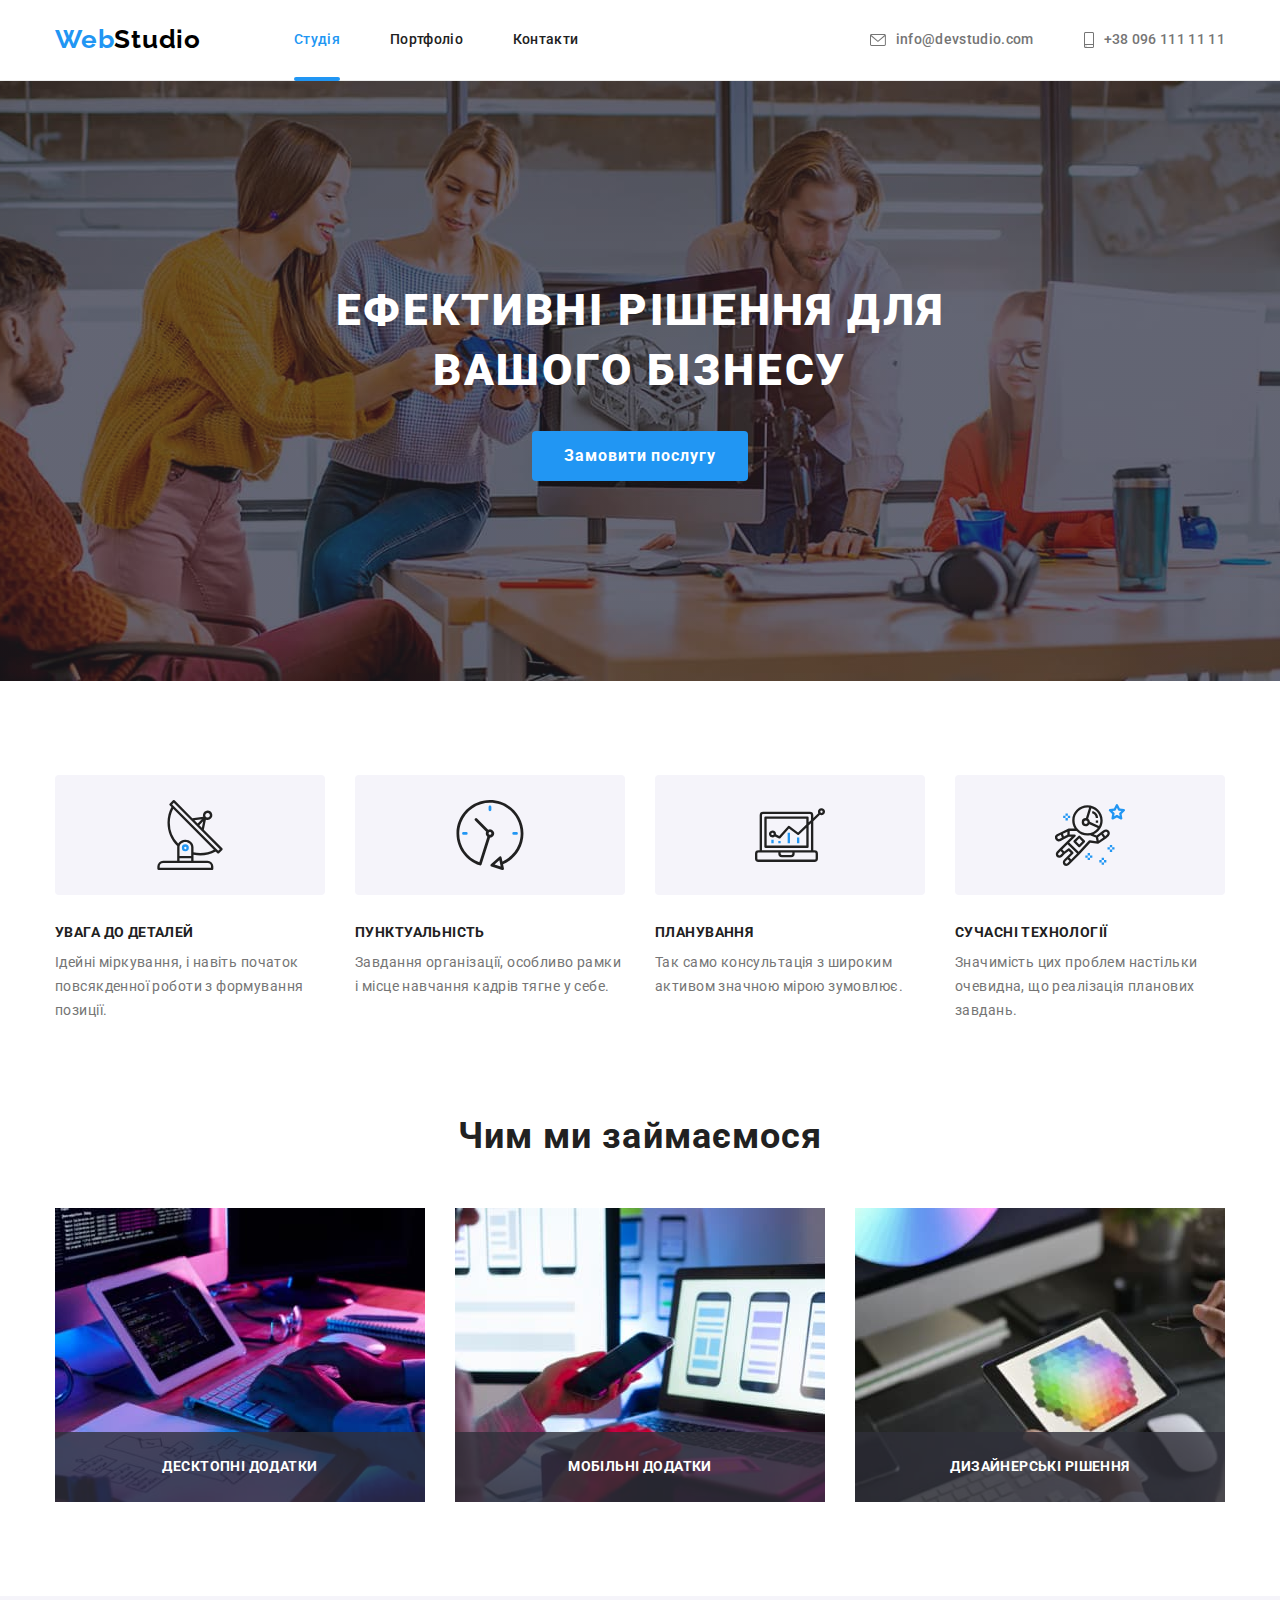
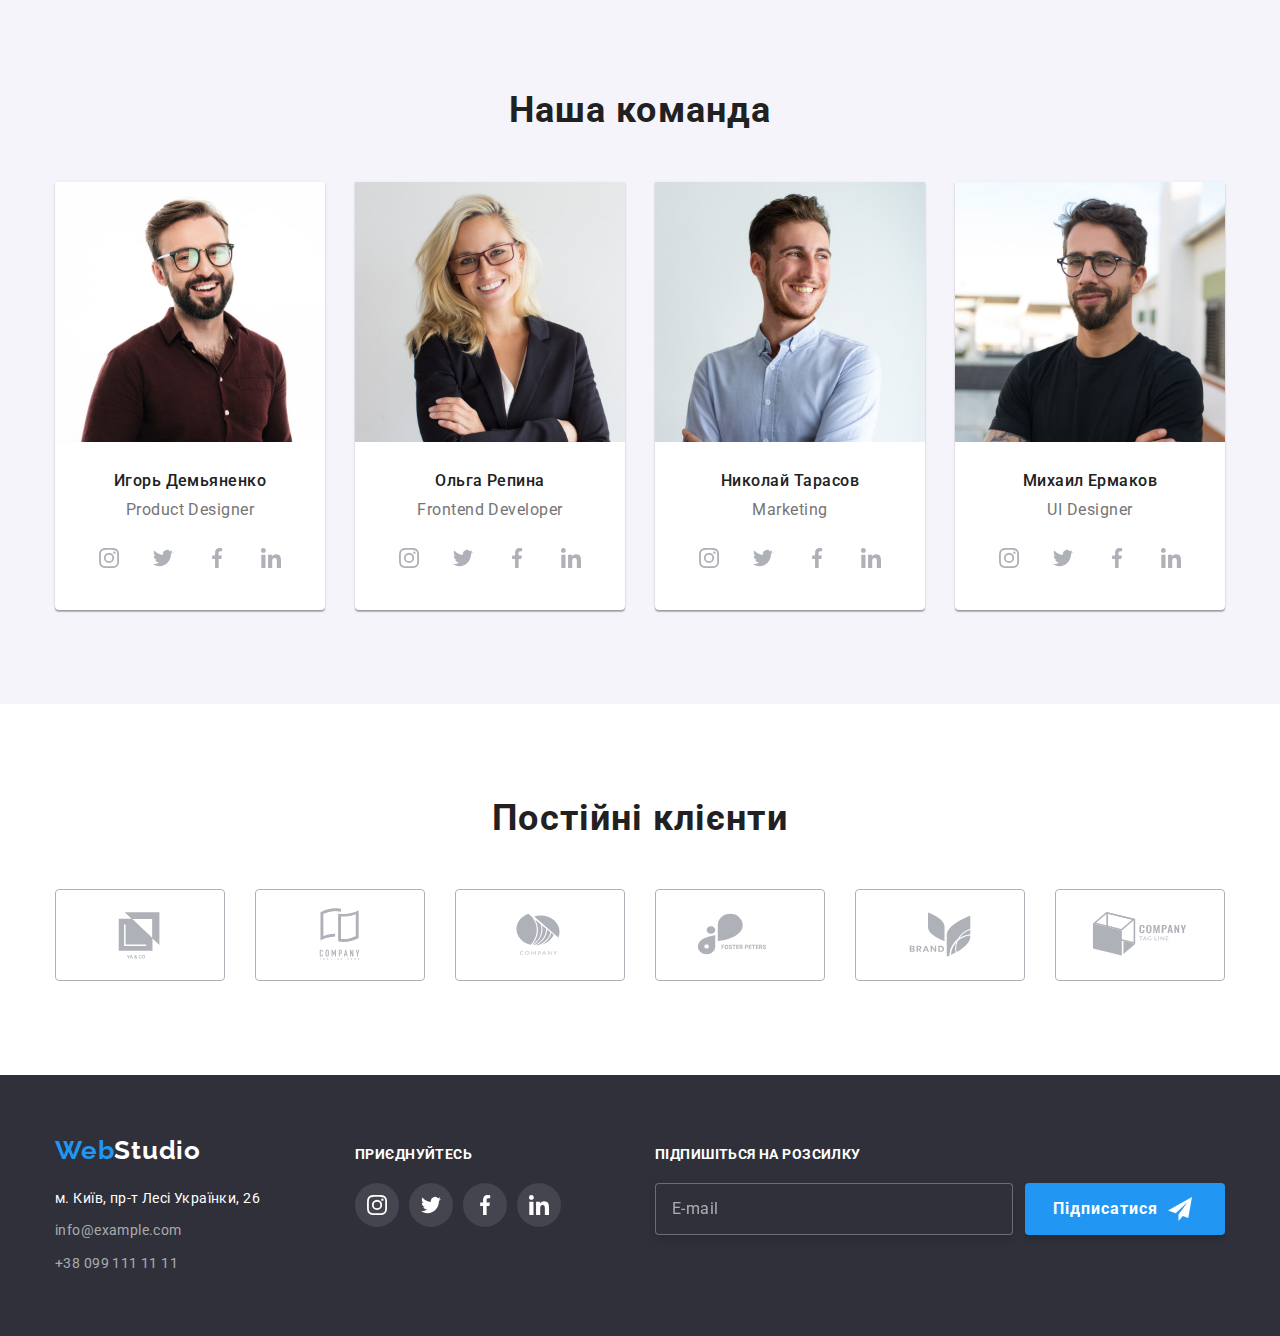
<file: index.html>
<!DOCTYPE html>
<html lang="uk">
  <head>
    <meta charset="UTF-8" />
    <meta name="viewport" content="width=device-width, initial-scale=1.0" />
    <title>Web Studio (Version 2.1)</title>
    <link
      href="https://fonts.googleapis.com/css2?family=Raleway:wght@700&family=Roboto:wght@400;500;700;900&display=swap"
      rel="stylesheet"
    />
    <link rel="stylesheet" href="css/main.min.css" />
  </head>
  <body>
    <header class="page-header">
      <div class="page-header__container container">
        <nav class="page-header__nav">
          <a href="" class="logo" lang="en"
            >Web<span class="logo page-header__logo" lang="en">Studio</span>
          </a>
          <ul class="site-nav">
            <li class="site-nav__item">
              <a
                href="./index.html"
                class="site-nav__link site-nav__link--active"
                >Студія</a
              >
            </li>
            <li class="site-nav__item">
              <a href="./portfolio.html" class="site-nav__link">Портфоліо</a>
            </li>
            <li class="site-nav__item">
              <a href="" class="site-nav__link">Контакти</a>
            </li>
          </ul>
        </nav>
        <ul class="contacts-list">
          <li class="contacts-list__item">
            <a href="mailto:info@devstudio.com" class="contacts-list__link">
              <svg class="contacts-list__icon" width="16px" height="12px">
                <use href="./images/sprite.svg#icon-envelope"></use>
              </svg>
              info@devstudio.com</a
            >
          </li>
          <li class="contacts-list__item">
            <a href="tel:+380961111111" class="contacts-list__link">
              <svg class="contacts-list__icon" width="10px" height="16px">
                <use href="./images/sprite.svg#icon-smartphone"></use>
              </svg>
              +38 096 111 11 11</a
            >
          </li>
        </ul>
      </div>
    </header>

    <main>
      <section class="hero hero--overlay">
        <div class="container">
          <h1 class="hero__title">Ефективні рішення для вашого бізнесу</h1>
          <button data-modal-open type="button" class="hero__button">
            Замовити послугу
          </button>
        </div>
      </section>

      <section class="features">
        <div class="container">
          <h2 class="features__title visually-hidden">Наші принципи</h2>
          <ul class="features__list">
            <li class="features__item">
              <div class="features__box">
                <svg class="features__icon">
                  <use href="./images/sprite.svg#icon-antenna"></use>
                </svg>
              </div>
              <h3 class="features__name">Увага до деталей</h3>
              <p class="features__description">
                Ідейні міркування, і навіть початок повсякденної роботи з
                формування позиції.
              </p>
            </li>
            <li class="features__item">
              <div class="features__box">
                <svg class="features__icon">
                  <use href="./images/sprite.svg#icon-clock"></use>
                </svg>
              </div>
              <h3 class="features__name">Пунктуальність</h3>
              <p class="features__description">
                Завдання організації, особливо рамки і місце навчання кадрів
                тягне у себе.
              </p>
            </li>
            <li class="features__item">
              <div class="features__box">
                <svg class="features__icon">
                  <use href="./images/sprite.svg#icon-diagram"></use>
                </svg>
              </div>
              <h3 class="features__name">Планування</h3>
              <p class="features__description">
                Так само консультація з широким активом значною мірою зумовлює.
              </p>
            </li>
            <li class="features__item">
              <div class="features__box">
                <svg class="features__icon">
                  <use href="./images/sprite.svg#icon-astronaut"></use>
                </svg>
              </div>
              <h3 class="features__name">Сучасні технології</h3>
              <p class="features__description">
                Значимість цих проблем настільки очевидна, що реалізація
                планових завдань.
              </p>
            </li>
          </ul>
        </div>
      </section>

      <section class="works">
        <div class="container">
          <h2 class="works__title">Чим ми займаємося</h2>
          <ul class="works__list">
            <li class="works__item">
              <div class="works__thumb">
                <img
                  src="images/img1.jpg"
                  alt="Десктопні додатки"
                  width="370"
                />
                <div class="works__block">
                  <p>Десктопні додатки</p>
                </div>
              </div>
            </li>
            <li class="works__item">
              <div class="works__thumb">
                <img src="images/img2.jpg" alt="Мобільні додатки" width="370" />
                <div class="works__block">
                  <p>Мобільні додатки</p>
                </div>
              </div>
            </li>
            <li class="works__item">
              <div class="works__thumb">
                <img
                  src="images/img3.jpg"
                  alt="Дизайнерські рішення"
                  width="370"
                />
                <div class="works__block">
                  <p>Дизайнерські рішення</p>
                </div>
              </div>
            </li>
          </ul>
        </div>
      </section>

      <section class="team">
        <div class="container">
          <h2 class="team__title">Наша команда</h2>
          <ul class="team__list">
            <li class="team__item">
              <img src="images/img4.jpg" alt="Игорь Демьяненко" width="270" />
              <div class="employee">
                <h3 class="employee__title">Игорь Демьяненко</h3>
                <p class="employee__description" lang="en">Product Designer</p>
                <ul class="employee__socials">
                  <li class="employee__item">
                    <a href="" class="employee__link">
                      <svg class="employee__icon" width="20" height="20">
                        <use href="./images/sprite.svg#icon-instagram"></use>
                      </svg>
                    </a>
                  </li>
                  <li class="employee__item">
                    <a href="" class="employee__link">
                      <svg class="employee__icon" width="20" height="20">
                        <use href="./images/sprite.svg#icon-twitter"></use>
                      </svg>
                    </a>
                  </li>
                  <li class="employee__item">
                    <a href="" class="employee__link">
                      <svg class="employee__icon" width="20" height="20">
                        <use href="./images/sprite.svg#icon-facebook"></use>
                      </svg>
                    </a>
                  </li>
                  <li class="employee__item">
                    <a href="" class="employee__link">
                      <svg class="employee__icon" width="20" height="20">
                        <use href="./images/sprite.svg#icon-linkedin"></use>
                      </svg>
                    </a>
                  </li>
                </ul>
              </div>
            </li>
            <li class="team__item">
              <img src="images/img5.jpg" alt="Ольга Репина" width="270" />
              <div class="employee">
                <h3 class="employee__title">Ольга Репина</h3>
                <p class="employee__description" lang="en">
                  Frontend Developer
                </p>
                <ul class="employee__socials">
                  <li class="employee__item">
                    <a href="" class="employee__link">
                      <svg class="employee__icon" width="20" height="20">
                        <use href="./images/sprite.svg#icon-instagram"></use>
                      </svg>
                    </a>
                  </li>
                  <li class="employee__item">
                    <a href="" class="employee__link">
                      <svg class="employee__icon" width="20" height="20">
                        <use href="./images/sprite.svg#icon-twitter"></use>
                      </svg>
                    </a>
                  </li>
                  <li class="employee__item">
                    <a href="" class="employee__link">
                      <svg class="employee__icon" width="20" height="20">
                        <use href="./images/sprite.svg#icon-facebook"></use>
                      </svg>
                    </a>
                  </li>
                  <li class="employee__item">
                    <a href="" class="employee__link">
                      <svg class="employee__icon" width="20" height="20">
                        <use href="./images/sprite.svg#icon-linkedin"></use>
                      </svg>
                    </a>
                  </li>
                </ul>
              </div>
            </li>
            <li class="team__item">
              <img src="images/img6.jpg" alt="Николай Тарасов" width="270" />
              <div class="employee">
                <h3 class="employee__title">Николай Тарасов</h3>
                <p class="employee__description" lang="en">Marketing</p>
                <ul class="employee__socials">
                  <li class="employee__item">
                    <a href="" class="employee__link">
                      <svg class="employee__icon" width="20" height="20">
                        <use href="./images/sprite.svg#icon-instagram"></use>
                      </svg>
                    </a>
                  </li>
                  <li class="employee__item">
                    <a href="" class="employee__link">
                      <svg class="employee__icon" width="20" height="20">
                        <use href="./images/sprite.svg#icon-twitter"></use>
                      </svg>
                    </a>
                  </li>
                  <li class="employee__item">
                    <a href="" class="employee__link">
                      <svg class="employee__icon" width="20" height="20">
                        <use href="./images/sprite.svg#icon-facebook"></use>
                      </svg>
                    </a>
                  </li>
                  <li class="employee__item">
                    <a href="" class="employee__link">
                      <svg class="employee__icon" width="20" height="20">
                        <use href="./images/sprite.svg#icon-linkedin"></use>
                      </svg>
                    </a>
                  </li>
                </ul>
              </div>
            </li>
            <li class="team__item">
              <img src="images/img7.jpg" alt="Михаил Ермаков" width="270" />
              <div class="employee">
                <h3 class="employee__title">Михаил Ермаков</h3>
                <p class="employee__description" lang="en">UI Designer</p>
                <ul class="employee__socials">
                  <li class="employee__item">
                    <a href="" class="employee__link">
                      <svg class="employee__icon" width="20" height="20">
                        <use href="./images/sprite.svg#icon-instagram"></use>
                      </svg>
                    </a>
                  </li>
                  <li class="employee__item">
                    <a href="" class="employee__link">
                      <svg class="employee__icon" width="20" height="20">
                        <use href="./images/sprite.svg#icon-twitter"></use>
                      </svg>
                    </a>
                  </li>
                  <li class="employee__item">
                    <a href="" class="employee__link">
                      <svg class="employee__icon" width="20" height="20">
                        <use href="./images/sprite.svg#icon-facebook"></use>
                      </svg>
                    </a>
                  </li>
                  <li class="employee__item">
                    <a href="" class="employee__link">
                      <svg class="employee__icon" width="20" height="20">
                        <use href="./images/sprite.svg#icon-linkedin"></use>
                      </svg>
                    </a>
                  </li>
                </ul>
              </div>
            </li>
          </ul>
        </div>
      </section>

      <section class="clients">
        <div class="container">
          <h2 class="clients__title">Постійні клієнти</h2>
          <ul class="clients__list">
            <li class="clients__item">
              <a href="" class="clients__link">
                <svg class="clients__icon" width="106" height="60">
                  <use href="./images/sprite.svg#icon-client-one"></use>
                </svg>
              </a>
            </li>
            <li class="clients__item">
              <a href="" class="clients__link">
                <svg class="clients__icon" width="106" height="60">
                  <use href="./images/sprite.svg#icon-client-two"></use>
                </svg>
              </a>
            </li>
            <li class="clients__item">
              <a href="" class="clients__link">
                <svg class="clients__icon" width="106px" height="60px">
                  <use href="./images/sprite.svg#icon-client-three"></use>
                </svg>
              </a>
            </li>
            <li class="clients__item">
              <a href="" class="clients__link">
                <svg class="clients__icon" width="106" height="60">
                  <use href="./images/sprite.svg#icon-client-four"></use>
                </svg>
              </a>
            </li>
            <li class="clients__item">
              <a href="" class="clients__link">
                <svg class="clients__icon" width="106" height="60">
                  <use href="./images/sprite.svg#icon-client-five"></use>
                </svg>
              </a>
            </li>
            <li class="clients__item">
              <a href="" class="clients__link">
                <svg class="clients__icon" width="106" height="60">
                  <use href="./images/sprite.svg#icon-client-six"></use>
                </svg>
              </a>
            </li>
          </ul>
        </div>
      </section>
    </main>

    <footer class="page-footer">
      <div class="page-footer__container container">
        <div class="page-footer__data">
          <a href="" class="logo" lang="en"
            >Web<span class="logo page-footer__logo" lang="en">Studio</span>
          </a>

          <address class="address">
            <p>м. Київ, пр-т Лесі Українки, 26</p>
            <ul class="address__list">
              <li class="address__item">
                <a href="mailto:info@example.com" class="address__link"
                  >info@example.com</a
                >
              </li>
              <li class="address__item">
                <a href="tel:+380991111111" class="address__link"
                  >+38 099 111 11 11</a
                >
              </li>
            </ul>
          </address>
        </div>
        <div class="page-footer__socials">
          <p class="page-footer__text">Приєднуйтесь</p>
          <ul class="footer-socials">
            <li class="footer-socials__item">
              <a href="" class="footer-socials__link">
                <svg class="footer-socials__icon" width="20" height="20">
                  <use href="./images/sprite.svg#icon-instagram"></use>
                </svg>
              </a>
            </li>
            <li class="footer-socials__item">
              <a href="" class="footer-socials__link">
                <svg class="footer-socials__icon" width="20" height="20">
                  <use href="./images/sprite.svg#icon-twitter"></use>
                </svg>
              </a>
            </li>
            <li class="footer-socials__item">
              <a href="" class="footer-socials__link">
                <svg class="footer-socials__icon" width="20" height="20">
                  <use href="./images/sprite.svg#icon-facebook"></use>
                </svg>
              </a>
            </li>
            <li class="footer-socials__item">
              <a href="" class="footer-socials__link">
                <svg class="footer-socials__icon" width="20" height="20">
                  <use href="./images/sprite.svg#icon-linkedin"></use>
                </svg>
              </a>
            </li>
          </ul>
        </div>
        <div class="page-footer__signup">
          <p class="page-footer__text page-footer__text--bottom">
            Підпишіться на розсилку
          </p>
          <form name="footer-form" autocomplete="on" class="page-footer__form">
            <input
              type="email"
              name="mail"
              class="page-footer__input"
              placeholder="E-mail"
            />
            <button type="submit" class="page-footer__button">
              Підписатися
              <svg class="page-footer__icon" width="24" height="24">
                <use href="./images/sprite.svg#icon-send"></use>
              </svg>
            </button>
          </form>
        </div>
      </div>
    </footer>

    <div data-modal class="backdrop is-hidden">
      <div class="modal">
        <button data-modal-close class="modal__button-close">
          <svg class="modal__close-icon" width="18" height="18">
            <use href="./images/sprite.svg#icon-close"></use>
          </svg>
        </button>
        <form name="modal-form" autocomplete="on" class="modal__form">
          <h2 class="modal__title">Залиште свої дані, ми вам передзвонимо</h2>
          <label class="modal__form-field">
            <span class="modal__label">Ім'я</span>
            <input type="text" name="username" class="modal__input" />
            <svg class="modal__icon" width="18" height="18">
              <use href="./images/sprite.svg#icon-person-black"></use>
            </svg>
          </label>
          <label class="modal__form-field">
            <span class="modal__label">Телефон</span>
            <input type="tel" name="tel" id="tel" class="modal__input" />
            <svg class="modal__icon" width="18" height="18">
              <use href="./images/sprite.svg#icon-phone-black"></use>
            </svg>
          </label>
          <label class="modal__form-field">
            <span class="modal__label">Пошта</span>
            <input type="email" name="mail" id="mail" class="modal__input" />
            <svg class="modal__icon" width="18" height="18">
              <use href="./images/sprite.svg#icon-email-black"></use>
            </svg>
          </label>
          <label class="modal__comments">
            <span class="modal__label">Коментар</span>
            <textarea
              name="comment"
              rows="5"
              placeholder="Введіть текст"
              class="modal__textarea"
            ></textarea>
          </label>
          <label class="terms">
            <input
              type="checkbox"
              name="terms"
              value="terms"
              class="terms__checkbox"
            />
            <svg class="terms__icon" width="16" height="15">
              <use href="./images/sprite.svg#icon-check"></use>
            </svg>
            <span class="terms__text"
              >Погоджуюся з розсилкою та приймаю&nbsp;<a
                href=""
                class="terms__link"
                >Умови договору</a
              ></span
            >
          </label>
          <div class="modal__wrap">
            <button type="submit" class="modal__button-submit">
              Відправити
            </button>
          </div>
        </form>
      </div>
    </div>
    <script src="./js/modal.js"></script>
  </body>
</html>
</file>
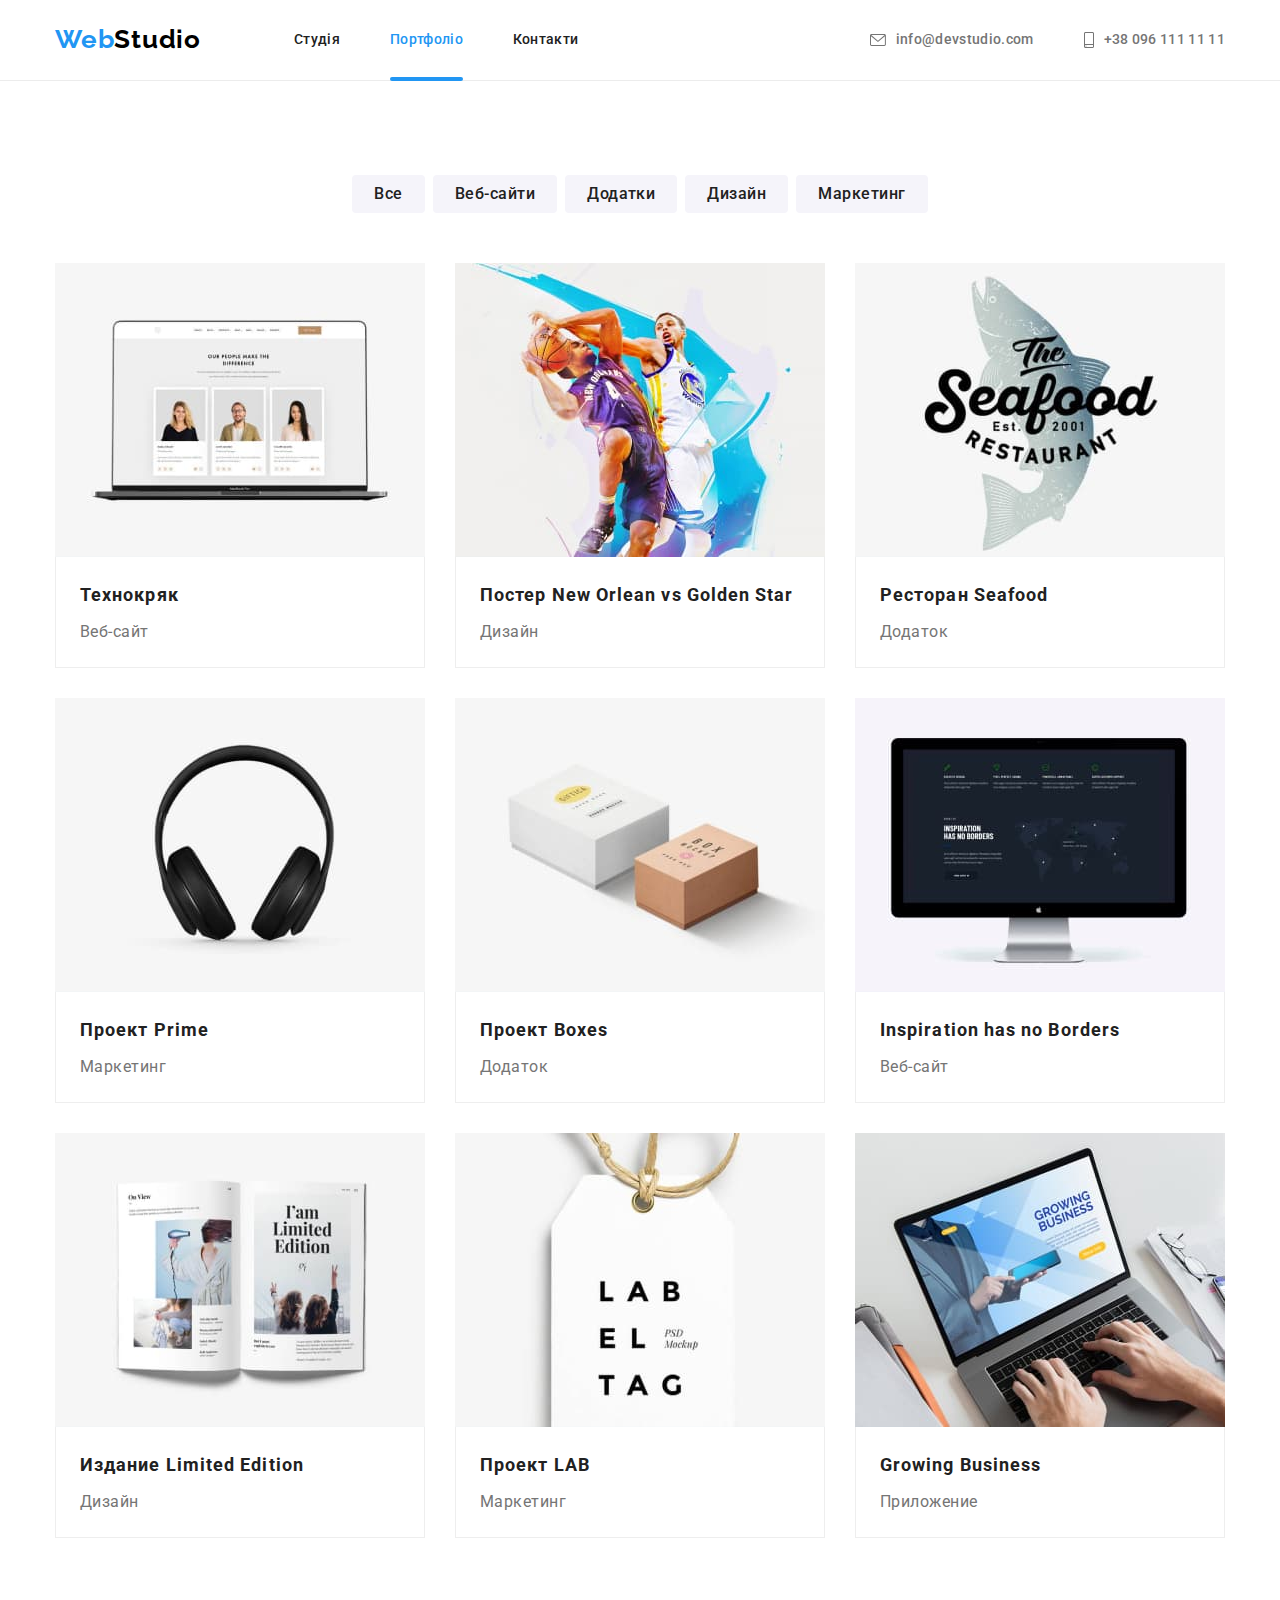
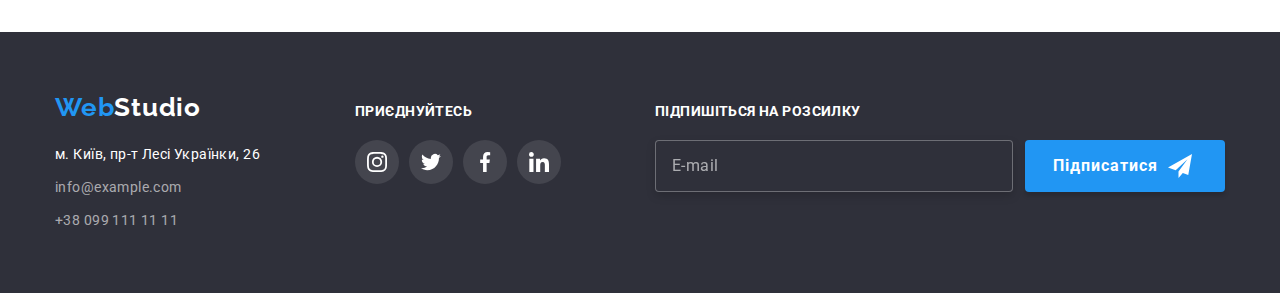
<file: portfolio.html>
<!DOCTYPE html>
<html lang="uk">
  <head>
    <meta charset="UTF-8" />
    <meta name="viewport" content="width=device-width, initial-scale=1.0" />
    <title>Portfolio</title>
    <link
      href="https://fonts.googleapis.com/css2?family=Raleway:wght@700&family=Roboto:wght@400;500;700;900&display=swap"
      rel="stylesheet"
    />
    <link rel="stylesheet" href="css/main.min.css" />
  </head>
  <body>
    <header class="page-header">
      <div class="page-header__container container">
        <nav class="page-header__nav">
          <a href="" class="logo" lang="en"
            >Web<span class="logo page-header__logo" lang="en">Studio</span>
          </a>

          <ul class="site-nav">
            <li class="site-nav__item"><a href="./index.html" class="site-nav__link">Студія</a></li>
            <li class="site-nav__item"><a href="./portfolio.html" class="site-nav__link site-nav__link--active">Портфоліо</a></li>
            <li class="site-nav__item"><a href="" class="site-nav__link">Контакти</a></li>
          </ul>
        </nav>
        <ul class="contacts-list">
          <li class="contacts-list__item">
            <a href="mailto:info@devstudio.com" class="contacts-list__link">
              <svg class="contacts-list__icon" width="16px" height="12px">
              <use href="./images/sprite.svg#icon-envelope"></use>
            </svg>
              info@devstudio.com</a
            >
          </li>
          <li class="contacts-list__item">
            <a href="tel:+380961111111" class="contacts-list__link">
              <svg class="contacts-list__icon" width="10px" height="16px">
              <use href="./images/sprite.svg#icon-smartphone"></use>
            </svg>
              +38 096 111 11 11</a
            >
          </li>
        </ul>
      </div>
    </header>

    <main>
      
      <section class="projects">
      <div class="container">
        <h1 class="projects__title visually-hidden">Проекты</h1>
        <ul class="menu">
          <li class="menu__item"><button type="button" class="menu__button">Все</button></li>
          <li class="menu__item"><button type="button" class="menu__button">Веб-сайти</button></li>
          <li class="menu__item"><button type="button" class="menu__button">Додатки</button></li>
          <li class="menu__item"><button type="button" class="menu__button">Дизайн</button></li>
          <li class="menu__item"><button type="button" class="menu__button">Маркетинг</button></li>
          </ul>
        </ul>
        <ul class="projects__list">
          <li class="projects__item">
            <a href="" class="projects__link">
            <div class="projects__thumb">
              <img src="images/img-portfolio1.jpg" alt="Технокряк" width="370" />
              <div class="projects__overlay">
                <p>Ресурс пропонує комплексні пропозиції з різним рівнем функціоналу та сервісів. Все це дозволить відвідувачу отримати вичерпні відомості про компанію чи приватну особу.</p>
              </div>
            </div>
            <div class="projects__meta">
            <h2 class="projects__title">Технокряк</h2>
            <p class="projects__description">Веб-сайт</p>
            </div>
            </a>
          </li>
          <li class="projects__item">
            <a href="" class="projects__link">
            <div class="projects__thumb">
            <img src="images/img-portfolio2.jpg" alt="Постер" width="370" />
            <div class="projects__overlay">
                <p>Ресурс пропонує комплексні пропозиції з різним рівнем функціоналу та сервісів. Все це дозволить відвідувачу отримати вичерпні відомості про компанію чи приватну особу.</p>
              </div>
            </div>
            <div class="projects__meta">
            <h2 class="projects__title">Постер New Orlean vs Golden Star</h2>
            <p class="projects__description">Дизайн</p>
            </div>
            </a>
          </li>
          <li class="projects__item" > 
            <a href="" class="projects__link">              
            <div class="projects__thumb">
            <img
              src="images/img-portfolio3.jpg"
              alt="Ресторан Seafood"
              width="370"
            />
            <div class="projects__overlay">
                <p>Ресурс пропонує комплексні пропозиції з різним рівнем функціоналу та сервісів. Все це дозволить відвідувачу отримати вичерпні відомості про компанію чи приватну особу.</p>
              </div>
            </div>
            <div class="projects__meta">
            <h2 class="projects__title">Ресторан Seafood</h2>
            <p class="projects__description">Додаток</p>
            </div>
            </a>
          </li>
          <li class="projects__item"> 
            <a href="" class="projects__link">
            <div class="projects__thumb">
            <img
              src="images/img-portfolio4.jpg"
              alt="Проект Prime"
              width="370"
            />
            <div class="projects__overlay">
                <p>Ресурс пропонує комплексні пропозиції з різним рівнем функціоналу та сервісів. Все це дозволить відвідувачу отримати вичерпні відомості про компанію чи приватну особу.</p>
              </div>
            </div>
            <div class="projects__meta">
            <h2 class="projects__title">Проект Prime</h2>
            <p class="projects__description">Маркетинг</p>
            </div>
            </a>
          </li>
          <li class="projects__item">
            <a href="" class="projects__link">              
            <div class="projects__thumb">
            <img
              src="images/img-portfolio5.jpg"
              alt="Проект Boxes"
              width="370"
            />
            <div class="projects__overlay">
                <p>Ресурс пропонує комплексні пропозиції з різним рівнем функціоналу та сервісів. Все це дозволить відвідувачу отримати вичерпні відомості про компанію чи приватну особу.</p>
              </div>
            </div>
            <div class="projects__meta">
            <h2 class="projects__title">Проект Boxes</h2>
            <p class="projects__description">Додаток</p>
            </div>
            </a>
          </li>
          <li class="projects__item">
            <a href="" class="projects__link">
            <div class="projects__thumb">
            <img src="images/img-portfolio6.jpg" alt="Веб-сайт" width="370" />
            <div class="projects__overlay">
                <p>Ресурс пропонує комплексні пропозиції з різним рівнем функціоналу та сервісів. Все це дозволить відвідувачу отримати вичерпні відомості про компанію чи приватну особу.</p>
              </div>
            </div>
            <div class="projects__meta">
            <h2 class="projects__title">Inspiration has no Borders</h2>
            <p class="projects__description">Веб-сайт</p>
            </div>
            </a>
          </li>
          <li class="projects__item"> 
            <a href="" class="projects__link">
            <div class="projects__thumb">  
            <img
              src="images/img-portfolio7.jpg"
              alt="Издание Limited Edition"
              width="370"
            />
            <div class="projects__overlay">
                <p>Ресурс пропонує комплексні пропозиції з різним рівнем функціоналу та сервісів. Все це дозволить відвідувачу отримати вичерпні відомості про компанію чи приватну особу.</p>
              </div>
            </div>
            <div class="projects__meta">
            <h2 class="projects__title">Издание Limited Edition</h2>
            <p class="projects__description">Дизайн</p>
            </div>
            </a>
          </li>
          <li class="projects__item">
            <a href="" class="projects__link">
            <div class="projects__thumb">  
            <img src="images/img-portfolio8.jpg" alt="Проект LAB" width="370" />
            <div class="projects__overlay">
                <p>Ресурс пропонує комплексні пропозиції з різним рівнем функціоналу та сервісів. Все це дозволить відвідувачу отримати вичерпні відомості про компанію чи приватну особу.</p>
              </div>
            </div>
            <div class="projects__meta">
            <h2 class="projects__title">Проект LAB</h2>
            <p class="projects__description">Маркетинг</p>
            </div>
          </a>
          </li>
          <li class="projects__item">
            <a href="" class="projects__link">
            <div class="projects__thumb">
            <img src="images/img-portfolio9.jpg" alt="Приложение" width="370" />
            <div class="projects__overlay">
                <p>Ресурс пропонує комплексні пропозиції з різним рівнем функціоналу та сервісів. Все це дозволить відвідувачу отримати вичерпні відомості про компанію чи приватну особу.</p>
              </div>
            </div>
            <div class="projects__meta">
            <h2 class="projects__title">Growing Business</h2>
            <p class="projects__description">Приложение</p>
            </div>
          </a>
          </li>
        </ul>
      </div>
      </section>
      
    </main>
    
    <footer class="page-footer">
      <div class="page-footer__container container">
        <div class="page-footer__data">
          <a href="" class="logo" lang="en">Web<span class="logo page-footer__logo" lang="en">Studio</span>
          </a>

          <address class="address">
            <p>м. Київ, пр-т Лесі Українки, 26</p>
            <ul class="address__list">
              <li class="address__item">
                <a href="mailto:info@example.com" class="address__link"
                  >info@example.com</a
                >
              </li>
              <li class="address__item">
                <a href="tel:+380991111111" class="address__link">+38 099 111 11 11</a>
              </li>
            </ul>
          </address>
        </div>
        <div class="page-footer__socials">
            <p class="page-footer__text">Приєднуйтесь</p>
            <ul class="footer-socials">
            <li class="footer-socials__item">
              <a href="" class="footer-socials__link">
                <svg class="footer-socials__icon" width="20" height="20">
                  <use href="./images/sprite.svg#icon-instagram"></use>
                </svg>
              </a>
            </li>
            <li class="footer-socials__item">
              <a href="" class="footer-socials__link">
                <svg class="footer-socials__icon" width="20" height="20">
                  <use href="./images/sprite.svg#icon-twitter"></use>
                </svg>
              </a>
            </li>
            <li class="footer-socials__item">
              <a href="" class="footer-socials__link">
                <svg class="footer-socials__icon" width="20" height="20">
                  <use href="./images/sprite.svg#icon-facebook"></use>
                </svg>
              </a>
            </li>
            <li class="footer-socials__item">
              <a href="" class="footer-socials__link">
                <svg class="footer-socials__icon" width="20" height="20">
                  <use href="./images/sprite.svg#icon-linkedin"></use>
                </svg>
              </a>
            </li>
            </ul>
        </div>
        <div class="page-footer__signup">
            <p class="page-footer__text page-footer__text--bottom">Підпишіться на розсилку</p>
            <form name="footer-form" autocomplete="on" class="page-footer__form">
              <input type="email" name="mail" class="page-footer__input" placeholder="E-mail"/>
              <button type="submit" class="button page-footer__button">Підписатися
                <svg class="page-footer__icon" width="24" height="24">
                <use href="./images/sprite.svg#icon-send"></use>
                </svg>
              </button>
            </form>
        </div>
      </div>
    </footer>
    
  </body>
</html>
</file>
<file: css/main.min.css>
.visually-hidden{position:absolute;width:1px;height:1px;margin:-1px;border:0;padding:0;white-space:nowrap;-webkit-clip-path:inset(100%);clip-path:inset(100%);clip:rect(0 0 0 0);overflow:hidden}.footer-socials,.address__list,.projects__list,.menu,.clients__list,.employee__socials,.team__list,.works__list,.features__list,.contacts-list,.site-nav{list-style:none;padding:0;margin:0}.footer-socials__link,.address__link,.projects__link,.clients__link,.employee__link,.contacts-list__link,.site-nav__link{text-decoration:none}.modal__button-submit,.modal__button-close,.page-footer__button,.menu__button,.hero__button{font-family:inherit;cursor:pointer}/*! modern-normalize v1.1.0 | MIT License | https://github.com/sindresorhus/modern-normalize */*,::before,::after{-webkit-box-sizing:border-box;box-sizing:border-box}html{line-height:1.15;-webkit-text-size-adjust:100%;-moz-tab-size:4;-o-tab-size:4;tab-size:4}body{margin:0;font-family:system-ui,-apple-system,"Segoe UI",Roboto,Helvetica,Arial,sans-serif,"Apple Color Emoji","Segoe UI Emoji"}hr{height:0;color:inherit}abbr[title]{-webkit-text-decoration:underline dotted;text-decoration:underline dotted}b,strong{font-weight:bolder}code,kbd,samp,pre{font-family:ui-monospace,SFMono-Regular,Consolas,"Liberation Mono",Menlo,monospace;font-size:1em}small{font-size:80%}sub,sup{font-size:75%;line-height:0;position:relative;vertical-align:baseline}sub{bottom:-0.25em}sup{top:-0.5em}table{text-indent:0;border-color:inherit}button,input,optgroup,select,textarea{font-family:inherit;font-size:100%;line-height:1.15;margin:0}button,select{text-transform:none}button,[type=button],[type=reset],[type=submit]{-webkit-appearance:button}::-moz-focus-inner{border-style:none;padding:0}:-moz-focusring{outline:1px dotted ButtonText}:-moz-ui-invalid{box-shadow:none}legend{padding:0}progress{vertical-align:baseline}::-webkit-inner-spin-button,::-webkit-outer-spin-button{height:auto}[type=search]{-webkit-appearance:textfield;outline-offset:-2px}::-webkit-search-decoration{-webkit-appearance:none}::-webkit-file-upload-button{-webkit-appearance:button;font:inherit}summary{display:list-item}img{display:block;max-width:100%;height:auto}a{color:currentColor}h1,h2,h3,h4,p{margin-top:0;margin-bottom:0}body{color:#757575;background-color:#fff;font-family:"Roboto",sans-serif;letter-spacing:.02em}.container{width:1200px;padding-left:15px;padding-right:15px;margin:0 auto}.works__title,.team__title,.clients__title{margin-bottom:50px;font-weight:700;font-size:36px;line-height:1.16;text-align:center;letter-spacing:.03em;color:#212121}.page-header{border-bottom:1px solid #ececec}.page-header__container{display:-webkit-box;display:-ms-flexbox;display:flex;-webkit-box-align:center;-ms-flex-align:center;align-items:center}.page-header__nav{display:-webkit-box;display:-ms-flexbox;display:flex;-webkit-box-align:center;-ms-flex-align:center;align-items:center}.logo{text-decoration:none;font-family:"Raleway",sans-serif;font-weight:700;font-size:26px;line-height:1.2;letter-spacing:.03em;color:#2196f3}.page-header__logo{color:#000}.page-footer__logo{color:#fff}.site-nav{display:-webkit-box;display:-ms-flexbox;display:flex;margin-left:93px}.site-nav__link{display:block;padding-top:32px;padding-bottom:32px;color:#212121;font-weight:500;font-size:14px;line-height:1.14;-webkit-transition:250ms cubic-bezier(0.4, 0, 0.2, 1);transition:250ms cubic-bezier(0.4, 0, 0.2, 1);-webkit-transition-property:color;transition-property:color}.site-nav__link:hover,.site-nav__link:focus{color:#2196f3;outline:none}.site-nav__link--active{position:relative;color:#2196f3}.site-nav__link--active::after{position:absolute;bottom:-1px;right:0;display:block;content:"";width:100%;height:4px;border-radius:2px;background-color:#2196f3}.site-nav__item:not(:last-child){margin-right:50px}.contacts-list{display:-webkit-box;display:-ms-flexbox;display:flex;margin-left:auto;gap:50px}.contacts-list__link{display:-webkit-box;display:-ms-flexbox;display:flex;-webkit-box-align:center;-ms-flex-align:center;align-items:center;padding-top:32px;padding-bottom:32px;font-weight:500;font-size:14px;line-height:1.14;color:#757575;fill:#757575;-webkit-transition:250ms cubic-bezier(0.4, 0, 0.2, 1);transition:250ms cubic-bezier(0.4, 0, 0.2, 1);-webkit-transition-property:color,fill;transition-property:color,fill}.contacts-list__link:hover,.contacts-list__link:focus{color:#2196f3;fill:#2196f3;outline:none}.contacts-list__icon{margin-right:10px}.hero{text-align:center;padding-bottom:200px;padding-top:200px}.hero__title{margin-bottom:30px;max-width:700px;margin-left:auto;margin-right:auto;font-style:normal;font-weight:900;font-size:44px;line-height:1.36;letter-spacing:.06em;text-transform:uppercase;color:#fff}.hero__button{padding:10px 32px;border-radius:4px;border:0;min-width:216px;text-align:center;font-weight:700;font-size:16px;line-height:1.88;letter-spacing:.06em;background-color:#2196f3;color:#fff;-webkit-transition:250ms cubic-bezier(0.4, 0, 0.2, 1);transition:250ms cubic-bezier(0.4, 0, 0.2, 1);-webkit-transition-property:background-color;transition-property:background-color}.hero__button:hover,.hero__button:focus{background-color:#118ce8}.hero--overlay{max-width:1600px;height:600px;margin-left:auto;margin-right:auto;background-color:#c4c4c4;background-image:-webkit-gradient(linear, left top, right top, from(rgba(47, 48, 58, 0.4)), to(rgba(47, 48, 58, 0.4))),url(../images/img-background.jpg);background-image:linear-gradient(to right, rgba(47, 48, 58, 0.4), rgba(47, 48, 58, 0.4)),url(../images/img-background.jpg);background-repeat:no-repeat;background-position:center;background-size:cover}.features{padding-top:94px;padding-bottom:94px}.features__list{display:-webkit-box;display:-ms-flexbox;display:flex;-ms-flex-wrap:wrap;flex-wrap:wrap}.features__item{width:270px}.features__item:not(:last-child){margin-right:30px}.features__name{margin-bottom:10px;font-weight:700;font-size:14px;line-height:1.14;letter-spacing:.03em;text-transform:uppercase;color:#212121}.features__description{font-size:14px;line-height:1.7;letter-spacing:.03em}.features__box{display:-webkit-box;display:-ms-flexbox;display:flex;-webkit-box-pack:center;-ms-flex-pack:center;justify-content:center;-webkit-box-align:center;-ms-flex-align:center;align-items:center;width:270px;height:120px;background-color:#f5f4fa;border-radius:4px;margin-bottom:30px}.features__icon{width:70px;height:70px}.works{padding-top:0;padding-bottom:94px}.works__list{display:-webkit-box;display:-ms-flexbox;display:flex}.works__item:not(:last-child){margin-right:30px}.works__thumb{position:relative}.works__block{position:absolute;width:100%;height:70px;bottom:0;right:0;display:-webkit-inline-box;display:-ms-inline-flexbox;display:inline-flex;-webkit-box-align:center;-ms-flex-align:center;align-items:center;-webkit-box-pack:center;-ms-flex-pack:center;justify-content:center;font-weight:700;font-size:14px;line-height:1.14;letter-spacing:.03em;text-transform:uppercase;background-color:rgba(47,48,58,.8);color:#fff}.team{padding-top:94px;padding-bottom:94px;background-color:#f5f4fa}.team__list{display:-webkit-box;display:-ms-flexbox;display:flex;-ms-flex-wrap:wrap;flex-wrap:wrap}.team__item{width:270px;-webkit-box-shadow:0px 1px 3px rgba(0,0,0,.12),0px 1px 1px rgba(0,0,0,.14),0px 2px 1px rgba(0,0,0,.2);box-shadow:0px 1px 3px rgba(0,0,0,.12),0px 1px 1px rgba(0,0,0,.14),0px 2px 1px rgba(0,0,0,.2);background-color:#fff;border-radius:0px 0px 4px 4px}.team__item:not(:last-child){margin-right:30px}.employee{padding-top:30px;padding-bottom:30px;padding-left:32px;padding-right:32px}.employee__title{margin-bottom:10px;font-weight:500;font-size:16px;line-height:1.18;text-align:center;letter-spacing:.03em;color:#212121}.employee__description{font-size:16px;line-height:1.18;text-align:center;letter-spacing:.03em}.employee__socials{display:-webkit-box;display:-ms-flexbox;display:flex;margin-top:16px}.employee__item:not(:last-child){margin-right:10px}.employee__link{display:-webkit-box;display:-ms-flexbox;display:flex;-webkit-box-align:center;-ms-flex-align:center;align-items:center;-webkit-box-pack:center;-ms-flex-pack:center;justify-content:center;border-radius:50%;width:44px;height:44px;fill:#afb1b8;-webkit-transition:250ms cubic-bezier(0.4, 0, 0.2, 1);transition:250ms cubic-bezier(0.4, 0, 0.2, 1);-webkit-transition-property:background-color,fill;transition-property:background-color,fill}.employee__link:hover,.employee__link:focus{background-color:#2196f3;outline:none;fill:#fff}.clients{padding-top:94px;padding-bottom:94px}.clients__list{display:-webkit-box;display:-ms-flexbox;display:flex}.clients__item:not(:last-child){margin-right:30px}.clients__link{display:-webkit-box;display:-ms-flexbox;display:flex;-webkit-box-align:center;-ms-flex-align:center;align-items:center;-webkit-box-pack:center;-ms-flex-pack:center;justify-content:center;width:170px;height:92px;border-radius:4px;fill:#afb1b8;border:1px solid #afb1b8;-webkit-transition:250ms cubic-bezier(0.4, 0, 0.2, 1);transition:250ms cubic-bezier(0.4, 0, 0.2, 1);-webkit-transition-property:fill,border;transition-property:fill,border}.clients__link:hover,.clients__link:focus{border:1px solid #2196f3;fill:#2196f3}.menu{display:-webkit-box;display:-ms-flexbox;display:flex;-webkit-box-pack:center;-ms-flex-pack:center;justify-content:center;margin-bottom:50px}.menu__item:not(:last-child){margin-right:8px}.menu__button{display:block;padding:6px 22px;border-radius:4px;border:0;text-align:center;font-weight:500;font-size:16px;line-height:1.63;letter-spacing:.03em;background-color:#f5f4fa;color:#212121;-webkit-transition:250ms cubic-bezier(0.4, 0, 0.2, 1);transition:250ms cubic-bezier(0.4, 0, 0.2, 1);-webkit-transition-property:color,background-color,-webkit-box-shadow;transition-property:color,background-color,-webkit-box-shadow;transition-property:color,background-color,box-shadow;transition-property:color,background-color,box-shadow,-webkit-box-shadow}.menu__button:hover,.menu__button:focus{outline:none;background-color:#2196f3;color:#fff;-webkit-box-shadow:0px 3px 1px rgba(0,0,0,.1),0px 1px 2px rgba(0,0,0,.08),0px 2px 2px rgba(0,0,0,.12);box-shadow:0px 3px 1px rgba(0,0,0,.1),0px 1px 2px rgba(0,0,0,.08),0px 2px 2px rgba(0,0,0,.12)}.projects{padding-top:94px;padding-bottom:94px}.projects__list{display:-webkit-box;display:-ms-flexbox;display:flex;-ms-flex-wrap:wrap;flex-wrap:wrap;gap:30px}.projects__meta{border:1px solid #eee;border-top:none}.projects__link{display:block;-webkit-transition:250ms cubic-bezier(0.4, 0, 0.2, 1);transition:250ms cubic-bezier(0.4, 0, 0.2, 1);-webkit-transition-property:-webkit-box-shadow;transition-property:-webkit-box-shadow;transition-property:box-shadow;transition-property:box-shadow, -webkit-box-shadow}.projects__link:hover,.projects__link:focus{outline:none;-webkit-box-shadow:0px 1px 1px rgba(0,0,0,.12),0px 4px 4px rgba(0,0,0,.06),1px 4px 6px rgba(0,0,0,.16);box-shadow:0px 1px 1px rgba(0,0,0,.12),0px 4px 4px rgba(0,0,0,.06),1px 4px 6px rgba(0,0,0,.16)}.projects__item{-ms-flex-preferred-size:calc((100% - 60px)/3);flex-basis:calc((100% - 60px)/3)}.projects__title{margin-bottom:4px;font-weight:700;font-size:18px;line-height:2;letter-spacing:.06em;color:#212121}.projects__description{font-size:16px;line-height:1.88;letter-spacing:.03em;color:#757575}.projects__meta{padding:20px 24px}.projects__thumb{position:relative;width:100%;height:100%;top:0;right:0;overflow:hidden}.projects__thumb:hover::before,.projects__thumb:focus::before{position:absolute;content:"";-webkit-transform:translateY(100%);transform:translateY(100%)}.projects__overlay{position:absolute;top:0;left:0;width:100%;height:100%;background-color:#2196f3;opacity:.9;margin:0;padding:63px 24px;font-size:18px;line-height:1.56;letter-spacing:.03em;color:#fff;-webkit-transform:translatey(100%);transform:translatey(100%);-webkit-transition:250ms cubic-bezier(0.4, 0, 0.2, 1);transition:250ms cubic-bezier(0.4, 0, 0.2, 1);-webkit-transition-property:background-color,-webkit-transform;transition-property:background-color,-webkit-transform;transition-property:transform,background-color;transition-property:transform,background-color,-webkit-transform}.projects__link:hover .projects__overlay,.projects__link:focus .projects__overlay{-webkit-transform:translatex(0);transform:translatex(0)}.page-footer{padding-top:60px;padding-bottom:60px;background-color:#2f303a}.page-footer__container{display:-webkit-box;display:-ms-flexbox;display:flex;-webkit-box-align:baseline;-ms-flex-align:baseline;align-items:baseline}.page-footer__text{font-weight:700;font-size:14px;line-height:1.14;letter-spacing:.03em;text-transform:uppercase;color:#fff}.page-footer__text--bottom{margin-bottom:20px}.address{margin-top:20px;font-style:normal;font-size:14px;line-height:1.7;letter-spacing:.03em;color:#fff}.address__list{margin-top:9px}.address__item:not(:first-child){margin-top:9px}.address__link{font-style:normal;font-size:14px;line-height:1.7;letter-spacing:.03em;color:rgba(255,255,255,.6);-webkit-transition:250ms cubic-bezier(0.4, 0, 0.2, 1);transition:250ms cubic-bezier(0.4, 0, 0.2, 1);-webkit-transition-property:color;transition-property:color}.address__link:hover,.address__link:focus{color:#2196f3;outline:none}.page-footer__socials{margin-left:95px}.footer-socials{display:-webkit-box;display:-ms-flexbox;display:flex;margin-top:20px}.footer-socials__item:not(:last-child){margin-right:10px}.footer-socials__link{display:-webkit-box;display:-ms-flexbox;display:flex;-webkit-box-align:center;-ms-flex-align:center;align-items:center;-webkit-box-pack:center;-ms-flex-pack:center;justify-content:center;width:44px;height:44px;border-radius:50%;background-color:rgba(255,255,255,.1);-webkit-transition:250ms cubic-bezier(0.4, 0, 0.2, 1);transition:250ms cubic-bezier(0.4, 0, 0.2, 1);-webkit-transition-property:background-color;transition-property:background-color}.footer-socials__link:hover,.footer-socials__link:focus{background-color:#2196f3;outline:none}.footer-socials__icon{fill:#fff}.page-footer__signup{margin-left:auto}.page-footer__form{display:-webkit-box;display:-ms-flexbox;display:flex;width:570px}.page-footer__input{width:358px;padding:15px 16px;font-size:16px;line-height:1.25;letter-spacing:.03em;background-color:#2f303a;border:1px solid rgba(255,255,255,.3);-webkit-filter:drop-shadow(0px 4px 4px rgba(0, 0, 0, 0.15));filter:drop-shadow(0px 4px 4px rgba(0, 0, 0, 0.15));border-radius:4px;color:rgba(255,255,255,.6)}.page-footer__input::-webkit-input-placeholder{color:rgba(255,255,255,.6)}.page-footer__input::-moz-placeholder{color:rgba(255,255,255,.6)}.page-footer__input:-ms-input-placeholder{color:rgba(255,255,255,.6)}.page-footer__input::-ms-input-placeholder{color:rgba(255,255,255,.6)}.page-footer__input::placeholder{color:rgba(255,255,255,.6)}.page-footer__input:focus{outline:none}.page-footer__button{display:-webkit-box;display:-ms-flexbox;display:flex;-webkit-box-align:center;-ms-flex-align:center;align-items:center;text-align:center;padding:10px 28px;border:0;min-width:200px;gap:10px;margin-left:12px;-webkit-box-shadow:0px 4px 4px rgba(0,0,0,.15);box-shadow:0px 4px 4px rgba(0,0,0,.15);border-radius:4px;outline:none;font-weight:700;font-size:16px;line-height:1.88;letter-spacing:.06em;background-color:#2196f3;color:#fff;-webkit-transition:250ms cubic-bezier(0.4, 0, 0.2, 1);transition:250ms cubic-bezier(0.4, 0, 0.2, 1);-webkit-transition-property:background-color;transition-property:background-color}.page-footer__button:hover,.page-footer__button:focus{background-color:#118ce8}.backdrop{position:fixed;top:0;left:0;width:100%;height:100%;background-color:rgba(0,0,0,.2);opacity:1;visibility:visible;-webkit-transition:250ms cubic-bezier(0.4, 0, 0.2, 1);transition:250ms cubic-bezier(0.4, 0, 0.2, 1);-webkit-transition-property:opacity,visibility;transition-property:opacity,visibility}.backdrop.is-hidden{visibility:hidden;opacity:0;pointer-events:none}.modal{position:absolute;width:528px;min-height:581px;top:50%;left:50%;background-color:#fff;-webkit-box-shadow:0px 1px 3px rgba(0,0,0,.12),0px 1px 1px rgba(0,0,0,.14),0px 2px 1px rgba(0,0,0,.2);box-shadow:0px 1px 3px rgba(0,0,0,.12),0px 1px 1px rgba(0,0,0,.14),0px 2px 1px rgba(0,0,0,.2);border-radius:4px;-webkit-transform:translate(-50%, -50%) scale(1);transform:translate(-50%, -50%) scale(1);-webkit-transition:250ms cubic-bezier(0.4, 0, 0.2, 1);transition:250ms cubic-bezier(0.4, 0, 0.2, 1);-webkit-transition-property:-webkit-transform;transition-property:-webkit-transform;transition-property:transform;transition-property:transform, -webkit-transform}.backdrop.is-hidden .modal{-webkit-transform:translate(-50%, -50%) scale(0);transform:translate(-50%, -50%) scale(0)}.modal__button-close{position:absolute;top:8px;right:8px;padding:0;display:-webkit-inline-box;display:-ms-inline-flexbox;display:inline-flex;-webkit-box-align:center;-ms-flex-align:center;align-items:center;-webkit-box-pack:center;-ms-flex-pack:center;justify-content:center;width:30px;height:30px;border-radius:50%;border:1px solid rgba(0,0,0,.1);background-color:rgba(0,0,0,0)}.modal__close-icon{fill:#000;-webkit-transition:250ms cubic-bezier(0.4, 0, 0.2, 1);transition:250ms cubic-bezier(0.4, 0, 0.2, 1);-webkit-transition-property:fill;transition-property:fill}.modal__button-close:hover .modal__close-icon,.modal__button-close:focus .modal__close-icon{fill:#2196f3}.modal__form{width:100%;padding:40px}.modal__form-field{position:relative;display:-webkit-box;display:-ms-flexbox;display:flex;-webkit-box-orient:vertical;-webkit-box-direction:normal;-ms-flex-direction:column;flex-direction:column;margin-bottom:10px}.modal__icon{position:absolute;top:50%;left:12px;display:inline-block;fill:#212121;-webkit-transition:250ms cubic-bezier(0.4, 0, 0.2, 1);transition:250ms cubic-bezier(0.4, 0, 0.2, 1);-webkit-transition-property:fill;transition-property:fill}.modal__input:focus~.modal__icon{fill:#2196f3}.modal__title{text-align:center;margin-bottom:12px;font-weight:700;font-size:20px;line-height:1.15;letter-spacing:.03em;color:#000}.modal__input{margin:0;padding:11px 12px;padding-left:42px;border:1px solid rgba(33,33,33,.2);border-radius:4px;font-size:12px;line-height:1.17;letter-spacing:.01em;height:40px;background-color:#fff;color:#757575;-webkit-transition:250ms cubic-bezier(0.4, 0, 0.2, 1);transition:250ms cubic-bezier(0.4, 0, 0.2, 1);-webkit-transition-property:border;transition-property:border}.modal__input:focus{outline:none;border:1px solid #2196f3}.modal__label{margin-bottom:4px;font-size:12px;line-height:1.17;letter-spacing:.01em}.modal__comments{display:-webkit-box;display:-ms-flexbox;display:flex;-webkit-box-orient:vertical;-webkit-box-direction:normal;-ms-flex-direction:column;flex-direction:column}.modal__textarea{resize:none;margin:0;padding:10px 16px;border:1px solid rgba(33,33,33,.2);border-radius:4px;height:120px;font-size:12px;line-height:1.17;letter-spacing:.01em;background-color:#fff;color:#757575;-webkit-transition:250ms cubic-bezier(0.4, 0, 0.2, 1);transition:250ms cubic-bezier(0.4, 0, 0.2, 1);-webkit-transition-property:border;transition-property:border}.modal__textarea:focus{outline:none;border:1px solid #2196f3}.modal__textarea::-webkit-input-placeholder{font-size:12px;line-height:1.17;letter-spacing:.01em;color:rgba(117,117,117,.5)}.modal__textarea::-moz-placeholder{font-size:12px;line-height:1.17;letter-spacing:.01em;color:rgba(117,117,117,.5)}.modal__textarea:-ms-input-placeholder{font-size:12px;line-height:1.17;letter-spacing:.01em;color:rgba(117,117,117,.5)}.modal__textarea::-ms-input-placeholder{font-size:12px;line-height:1.17;letter-spacing:.01em;color:rgba(117,117,117,.5)}.modal__textarea::placeholder{font-size:12px;line-height:1.17;letter-spacing:.01em;color:rgba(117,117,117,.5)}.terms{position:relative;display:-webkit-box;display:-ms-flexbox;display:flex;-webkit-box-align:center;-ms-flex-align:center;align-items:center;-webkit-box-pack:center;-ms-flex-pack:center;justify-content:center;margin-bottom:30px;margin-top:20px}.terms__checkbox{position:absolute;width:1px;height:1px;margin:-1px;border:0;padding:0;white-space:nowrap;-webkit-clip-path:inset(100%);clip-path:inset(100%);clip:rect(0 0 0 0);overflow:hidden}.terms__icon{display:-webkit-box;display:-ms-flexbox;display:flex;border-radius:2px;border:2px solid #212121;background-color:#fff;-webkit-transition:250ms cubic-bezier(0.4, 0, 0.2, 1);transition:250ms cubic-bezier(0.4, 0, 0.2, 1);-webkit-transition-property:background-color,border;transition-property:background-color,border}.terms__checkbox:checked+.terms__icon{background-color:#2196f3;border:1px solid #2196f3}.terms__checkbox:focus+.terms__icon{border-color:#2196f3}.terms__text{display:inline-block;-webkit-box-align:center;-ms-flex-align:center;align-items:center;margin-left:8px;font-size:14px;line-height:1.71;letter-spacing:.03em}.terms__link{color:#2196f3}.modal__wrap{text-align:center}.modal__button-submit{display:inline-block;padding:10px 52px;border:0;min-width:200px;height:50px;-webkit-box-shadow:0px 4px 4px rgba(0,0,0,.15);box-shadow:0px 4px 4px rgba(0,0,0,.15);border-radius:4px;font-weight:700;font-size:16px;line-height:1.8;letter-spacing:.06em;background-color:#2196f3;color:#fff;-webkit-transition:250ms cubic-bezier(0.4, 0, 0.2, 1);transition:250ms cubic-bezier(0.4, 0, 0.2, 1);-webkit-transition-property:background-color;transition-property:background-color}.modal__button-submit:hover,.modal__button-submit:focus{background-color:#118ce8;outline:none}/*# sourceMappingURL=main.min.css.map */
</file>
